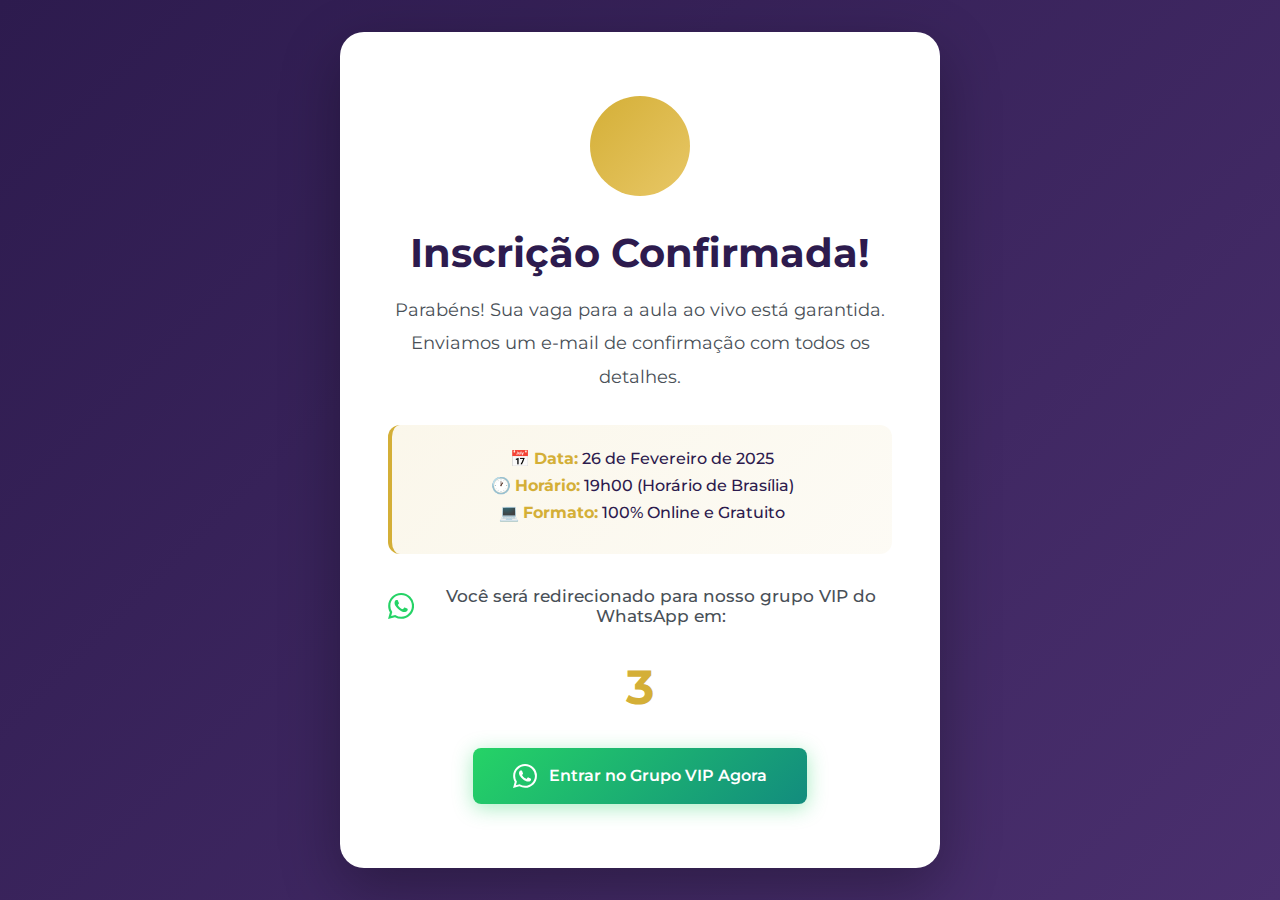
<file: obrigado.html>
<!DOCTYPE html>
<html lang="pt-BR">
<head>
    <meta charset="UTF-8">
    <meta name="viewport" content="width=device-width, initial-scale=1.0">
    <meta name="theme-color" content="#2D1B4E">
    <title>Inscrição Confirmada - Dra. Adriana</title>
    
    <!-- Google Fonts -->
    <link rel="preconnect" href="https://fonts.googleapis.com">
    <link rel="preconnect" href="https://fonts.gstatic.com" crossorigin>
    <link href="https://fonts.googleapis.com/css2?family=Montserrat:wght@300;400;500;600;700&display=swap" rel="stylesheet">
    
    <style>
        * {
            margin: 0;
            padding: 0;
            box-sizing: border-box;
        }

        :root {
            --purple-dark: #2D1B4E;
            --purple-medium: #4A2F6E;
            --gold: #D4AF37;
            --gold-light: #E8C766;
            --white: #FFFFFF;
            --ice: #F8F9FA;
        }

        body {
            font-family: 'Montserrat', sans-serif;
            background: linear-gradient(135deg, var(--purple-dark) 0%, var(--purple-medium) 100%);
            min-height: 100vh;
            display: flex;
            align-items: center;
            justify-content: center;
            padding: 2rem;
            overflow: hidden;
        }

        .container {
            max-width: 600px;
            width: 100%;
            background: var(--white);
            border-radius: 24px;
            padding: 4rem 3rem;
            text-align: center;
            box-shadow: 0 20px 60px rgba(0, 0, 0, 0.3);
            position: relative;
            animation: slideUp 0.6s ease-out;
        }

        @keyframes slideUp {
            from {
                opacity: 0;
                transform: translateY(40px);
            }
            to {
                opacity: 1;
                transform: translateY(0);
            }
        }

        .success-icon {
            width: 100px;
            height: 100px;
            margin: 0 auto 2rem;
            background: linear-gradient(135deg, var(--gold), var(--gold-light));
            border-radius: 50%;
            display: flex;
            align-items: center;
            justify-content: center;
            animation: checkBounce 0.8s ease-out 0.2s both;
        }

        @keyframes checkBounce {
            0% {
                transform: scale(0);
                opacity: 0;
            }
            50% {
                transform: scale(1.2);
            }
            100% {
                transform: scale(1);
                opacity: 1;
            }
        }

        .success-icon svg {
            width: 50px;
            height: 50px;
            stroke: var(--purple-dark);
            stroke-width: 3;
            stroke-linecap: round;
            stroke-linejoin: round;
        }

        .checkmark {
            stroke-dasharray: 50;
            stroke-dashoffset: 50;
            animation: drawCheck 0.5s ease-out 0.6s forwards;
        }

        @keyframes drawCheck {
            to {
                stroke-dashoffset: 0;
            }
        }

        h1 {
            font-size: 2.5rem;
            font-weight: 700;
            color: var(--purple-dark);
            margin-bottom: 1rem;
            animation: fadeIn 0.6s ease-out 0.4s both;
        }

        @keyframes fadeIn {
            from {
                opacity: 0;
                transform: translateY(20px);
            }
            to {
                opacity: 1;
                transform: translateY(0);
            }
        }

        .subtitle {
            font-size: 1.15rem;
            color: #495057;
            margin-bottom: 2rem;
            line-height: 1.8;
            animation: fadeIn 0.6s ease-out 0.6s both;
        }

        .info-box {
            background: linear-gradient(135deg, rgba(212, 175, 55, 0.1), rgba(212, 175, 55, 0.05));
            padding: 1.5rem;
            border-radius: 12px;
            border-left: 4px solid var(--gold);
            margin-bottom: 2rem;
            animation: fadeIn 0.6s ease-out 0.8s both;
        }

        .info-box p {
            font-size: 1rem;
            color: var(--purple-dark);
            margin-bottom: 0.5rem;
            font-weight: 500;
        }

        .info-box strong {
            color: var(--gold);
            font-weight: 700;
        }

        .redirect-message {
            display: flex;
            align-items: center;
            justify-content: center;
            gap: 1rem;
            margin-bottom: 2rem;
            animation: fadeIn 0.6s ease-out 1s both;
        }

        .redirect-message svg {
            width: 32px;
            height: 32px;
            fill: #25D366;
            animation: pulse 2s ease-in-out infinite;
        }

        @keyframes pulse {
            0%, 100% {
                transform: scale(1);
            }
            50% {
                transform: scale(1.1);
            }
        }

        .redirect-message p {
            font-size: 1.05rem;
            color: #495057;
            font-weight: 500;
        }

        .countdown {
            font-size: 3rem;
            font-weight: 700;
            color: var(--gold);
            margin-bottom: 2rem;
            animation: countdown 1s ease-in-out infinite;
        }

        @keyframes countdown {
            0%, 100% {
                transform: scale(1);
            }
            50% {
                transform: scale(1.1);
            }
        }

        .whatsapp-button {
            display: inline-flex;
            align-items: center;
            gap: 0.75rem;
            padding: 1rem 2.5rem;
            background: linear-gradient(135deg, #25D366, #128C7E);
            color: var(--white);
            font-size: 1rem;
            font-weight: 600;
            border: none;
            border-radius: 8px;
            text-decoration: none;
            cursor: pointer;
            transition: all 0.3s ease;
            box-shadow: 0 4px 20px rgba(37, 211, 102, 0.4);
            animation: fadeIn 0.6s ease-out 1.2s both;
        }

        .whatsapp-button:hover {
            transform: translateY(-3px);
            box-shadow: 0 8px 30px rgba(37, 211, 102, 0.6);
        }

        .whatsapp-button svg {
            width: 24px;
            height: 24px;
            fill: currentColor;
        }

        .particles {
            position: fixed;
            top: 0;
            left: 0;
            width: 100%;
            height: 100%;
            pointer-events: none;
            z-index: 1;
        }

        .particle {
            position: absolute;
            width: 10px;
            height: 10px;
            background: var(--gold);
            border-radius: 50%;
            opacity: 0;
            animation: float 3s ease-in-out infinite;
        }

        @keyframes float {
            0%, 100% {
                opacity: 0;
                transform: translateY(0) rotate(0deg);
            }
            50% {
                opacity: 0.6;
            }
            100% {
                transform: translateY(-100vh) rotate(360deg);
            }
        }

        .particle:nth-child(1) { left: 10%; animation-delay: 0s; }
        .particle:nth-child(2) { left: 20%; animation-delay: 0.5s; }
        .particle:nth-child(3) { left: 30%; animation-delay: 1s; }
        .particle:nth-child(4) { left: 40%; animation-delay: 1.5s; }
        .particle:nth-child(5) { left: 50%; animation-delay: 2s; }
        .particle:nth-child(6) { left: 60%; animation-delay: 2.5s; }
        .particle:nth-child(7) { left: 70%; animation-delay: 3s; }
        .particle:nth-child(8) { left: 80%; animation-delay: 3.5s; }
        .particle:nth-child(9) { left: 90%; animation-delay: 4s; }

        @media (max-width: 640px) {
            .container {
                padding: 3rem 2rem;
            }

            h1 {
                font-size: 2rem;
            }

            .subtitle {
                font-size: 1rem;
            }

            .countdown {
                font-size: 2.5rem;
            }

            .whatsapp-button {
                width: 100%;
                justify-content: center;
            }
        }
    </style>
</head>
<body>
    <!-- Partículas de fundo -->
    <div class="particles">
        <div class="particle"></div>
        <div class="particle"></div>
        <div class="particle"></div>
        <div class="particle"></div>
        <div class="particle"></div>
        <div class="particle"></div>
        <div class="particle"></div>
        <div class="particle"></div>
        <div class="particle"></div>
    </div>

    <div class="container">
        <!-- Ícone de Sucesso -->
        <div class="success-icon">
            <svg viewBox="0 0 52 52">
                <path class="checkmark" fill="none" d="M14 27l7.5 7.5L38 18"/>
            </svg>
        </div>

        <!-- Título -->
        <h1>Inscrição Confirmada!</h1>

        <!-- Subtítulo -->
        <p class="subtitle">
            Parabéns! Sua vaga para a aula ao vivo está garantida. 
            Enviamos um e-mail de confirmação com todos os detalhes.
        </p>

        <!-- Info Box -->
        <div class="info-box">
            <p>📅 <strong>Data:</strong> 26 de Fevereiro de 2025</p>
            <p>🕐 <strong>Horário:</strong> 19h00 (Horário de Brasília)</p>
            <p>💻 <strong>Formato:</strong> 100% Online e Gratuito</p>
        </div>

        <!-- Mensagem de Redirecionamento -->
        <div class="redirect-message">
            <svg viewBox="0 0 24 24">
                <path d="M17.472 14.382c-.297-.149-1.758-.867-2.03-.967-.273-.099-.471-.148-.67.15-.197.297-.767.966-.94 1.164-.173.199-.347.223-.644.075-.297-.15-1.255-.463-2.39-1.475-.883-.788-1.48-1.761-1.653-2.059-.173-.297-.018-.458.13-.606.134-.133.298-.347.446-.52.149-.174.198-.298.298-.497.099-.198.05-.371-.025-.52-.075-.149-.669-1.612-.916-2.207-.242-.579-.487-.5-.669-.51-.173-.008-.371-.01-.57-.01-.198 0-.52.074-.792.372-.272.297-1.04 1.016-1.04 2.479 0 1.462 1.065 2.875 1.213 3.074.149.198 2.096 3.2 5.077 4.487.709.306 1.262.489 1.694.625.712.227 1.36.195 1.871.118.571-.085 1.758-.719 2.006-1.413.248-.694.248-1.289.173-1.413-.074-.124-.272-.198-.57-.347m-5.421 7.403h-.004a9.87 9.87 0 01-5.031-1.378l-.361-.214-3.741.982.998-3.648-.235-.374a9.86 9.86 0 01-1.51-5.26c.001-5.45 4.436-9.884 9.888-9.884 2.64 0 5.122 1.03 6.988 2.898a9.825 9.825 0 012.893 6.994c-.003 5.45-4.437 9.884-9.885 9.884m8.413-18.297A11.815 11.815 0 0012.05 0C5.495 0 .16 5.335.157 11.892c0 2.096.547 4.142 1.588 5.945L.057 24l6.305-1.654a11.882 11.882 0 005.683 1.448h.005c6.554 0 11.89-5.335 11.893-11.893a11.821 11.821 0 00-3.48-8.413Z"/>
            </svg>
            <p>Você será redirecionado para nosso grupo VIP do WhatsApp em:</p>
        </div>

        <!-- Contador Regressivo -->
        <div class="countdown" id="countdown">3</div>

        <!-- Botão WhatsApp -->
        <a href="https://chat.whatsapp.com/SEU_LINK_DO_GRUPO_AQUI" id="whatsappButton" class="whatsapp-button">
            <svg viewBox="0 0 24 24">
                <path d="M17.472 14.382c-.297-.149-1.758-.867-2.03-.967-.273-.099-.471-.148-.67.15-.197.297-.767.966-.94 1.164-.173.199-.347.223-.644.075-.297-.15-1.255-.463-2.39-1.475-.883-.788-1.48-1.761-1.653-2.059-.173-.297-.018-.458.13-.606.134-.133.298-.347.446-.52.149-.174.198-.298.298-.497.099-.198.05-.371-.025-.52-.075-.149-.669-1.612-.916-2.207-.242-.579-.487-.5-.669-.51-.173-.008-.371-.01-.57-.01-.198 0-.52.074-.792.372-.272.297-1.04 1.016-1.04 2.479 0 1.462 1.065 2.875 1.213 3.074.149.198 2.096 3.2 5.077 4.487.709.306 1.262.489 1.694.625.712.227 1.36.195 1.871.118.571-.085 1.758-.719 2.006-1.413.248-.694.248-1.289.173-1.413-.074-.124-.272-.198-.57-.347m-5.421 7.403h-.004a9.87 9.87 0 01-5.031-1.378l-.361-.214-3.741.982.998-3.648-.235-.374a9.86 9.86 0 01-1.51-5.26c.001-5.45 4.436-9.884 9.888-9.884 2.64 0 5.122 1.03 6.988 2.898a9.825 9.825 0 012.893 6.994c-.003 5.45-4.437 9.884-9.885 9.884m8.413-18.297A11.815 11.815 0 0012.05 0C5.495 0 .16 5.335.157 11.892c0 2.096.547 4.142 1.588 5.945L.057 24l6.305-1.654a11.882 11.882 0 005.683 1.448h.005c6.554 0 11.89-5.335 11.893-11.893a11.821 11.821 0 00-3.48-8.413Z"/>
            </svg>
            Entrar no Grupo VIP Agora
        </a>
    </div>

    <script>
        // Link do grupo do WhatsApp - SUBSTITUA AQUI
        const whatsappGroupLink = 'https://chat.whatsapp.com/SEU_LINK_DO_GRUPO_AQUI';
        
        // Atualizar todos os links
        document.getElementById('whatsappButton').href = whatsappGroupLink;
        
        // Contador regressivo
        let seconds = 3;
        const countdownElement = document.getElementById('countdown');
        
        const countdownInterval = setInterval(() => {
            seconds--;
            countdownElement.textContent = seconds;
            
            if (seconds === 0) {
                clearInterval(countdownInterval);
                countdownElement.textContent = '🚀';
                
                // Redirecionar após 3 segundos
                setTimeout(() => {
                    window.location.href = whatsappGroupLink;
                }, 500);
            }
        }, 1000);
        
        // Analytics (opcional)
        console.log('Página de agradecimento carregada');
        
        // Se quiser track no Google Analytics
        // gtag('event', 'conversion', {'send_to': 'AW-CONVERSION_ID/CONVERSION_LABEL'});
    </script>
</body>
</html>
</file>
